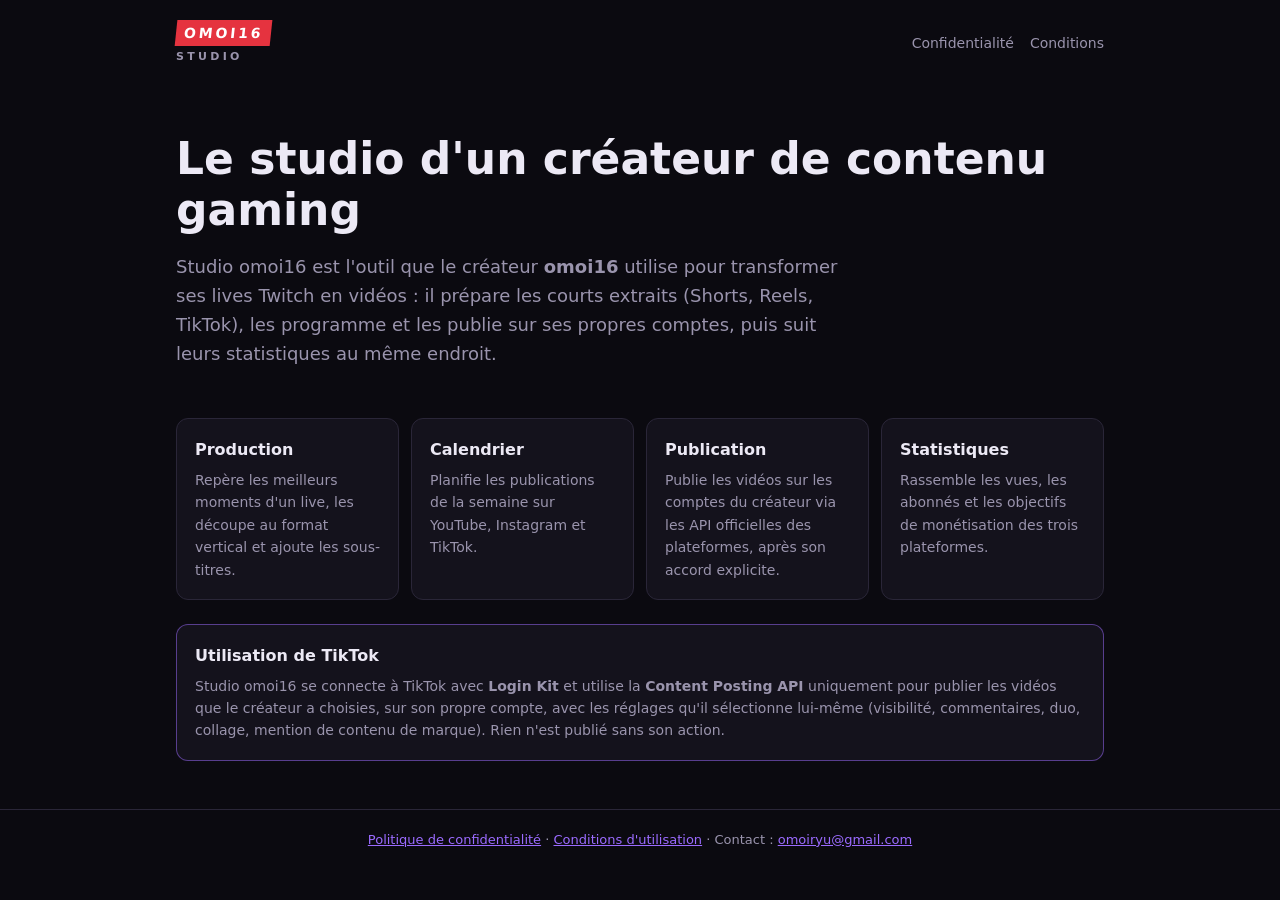
<file: index.html>
<!doctype html>
<html lang="fr">
<head>
<meta charset="utf-8">
<meta name="viewport" content="width=device-width, initial-scale=1">
<title>Studio omoi16</title>
<meta name="description" content="Studio omoi16 : l'outil de production et de publication des vidéos du créateur omoi16.">
<link rel="stylesheet" href="style.css">
</head>
<body>
<header class="haut">
  <div class="logo"><span>OMOI16</span><small>STUDIO</small></div>
  <nav><a href="confidentialite.html">Confidentialité</a><a href="conditions.html">Conditions</a></nav>
</header>
<main>
  <section class="hero">
    <h1>Le studio d'un créateur de contenu gaming</h1>
    <p>Studio omoi16 est l'outil que le créateur <b>omoi16</b> utilise pour transformer ses lives Twitch en vidéos : il prépare les
      courts extraits (Shorts, Reels, TikTok), les programme et les publie sur ses propres comptes, puis suit leurs statistiques au même endroit.</p>
  </section>
  <section class="grille">
    <article><h2>Production</h2><p>Repère les meilleurs moments d'un live, les découpe au format vertical et ajoute les sous-titres.</p></article>
    <article><h2>Calendrier</h2><p>Planifie les publications de la semaine sur YouTube, Instagram et TikTok.</p></article>
    <article><h2>Publication</h2><p>Publie les vidéos sur les comptes du créateur via les API officielles des plateformes, après son accord explicite.</p></article>
    <article><h2>Statistiques</h2><p>Rassemble les vues, les abonnés et les objectifs de monétisation des trois plateformes.</p></article>
  </section>
  <section class="encadre">
    <h2>Utilisation de TikTok</h2>
    <p>Studio omoi16 se connecte à TikTok avec <b>Login Kit</b> et utilise la <b>Content Posting API</b> uniquement pour publier les vidéos que le
      créateur a choisies, sur son propre compte, avec les réglages qu'il sélectionne lui-même (visibilité, commentaires, duo, collage,
      mention de contenu de marque). Rien n'est publié sans son action.</p>
  </section>
</main>
<footer><a href="confidentialite.html">Politique de confidentialité</a> · <a href="conditions.html">Conditions d'utilisation</a> · Contact : <a href="mailto:omoiryu@gmail.com">omoiryu@gmail.com</a></footer>
</body>
</html>
</file>
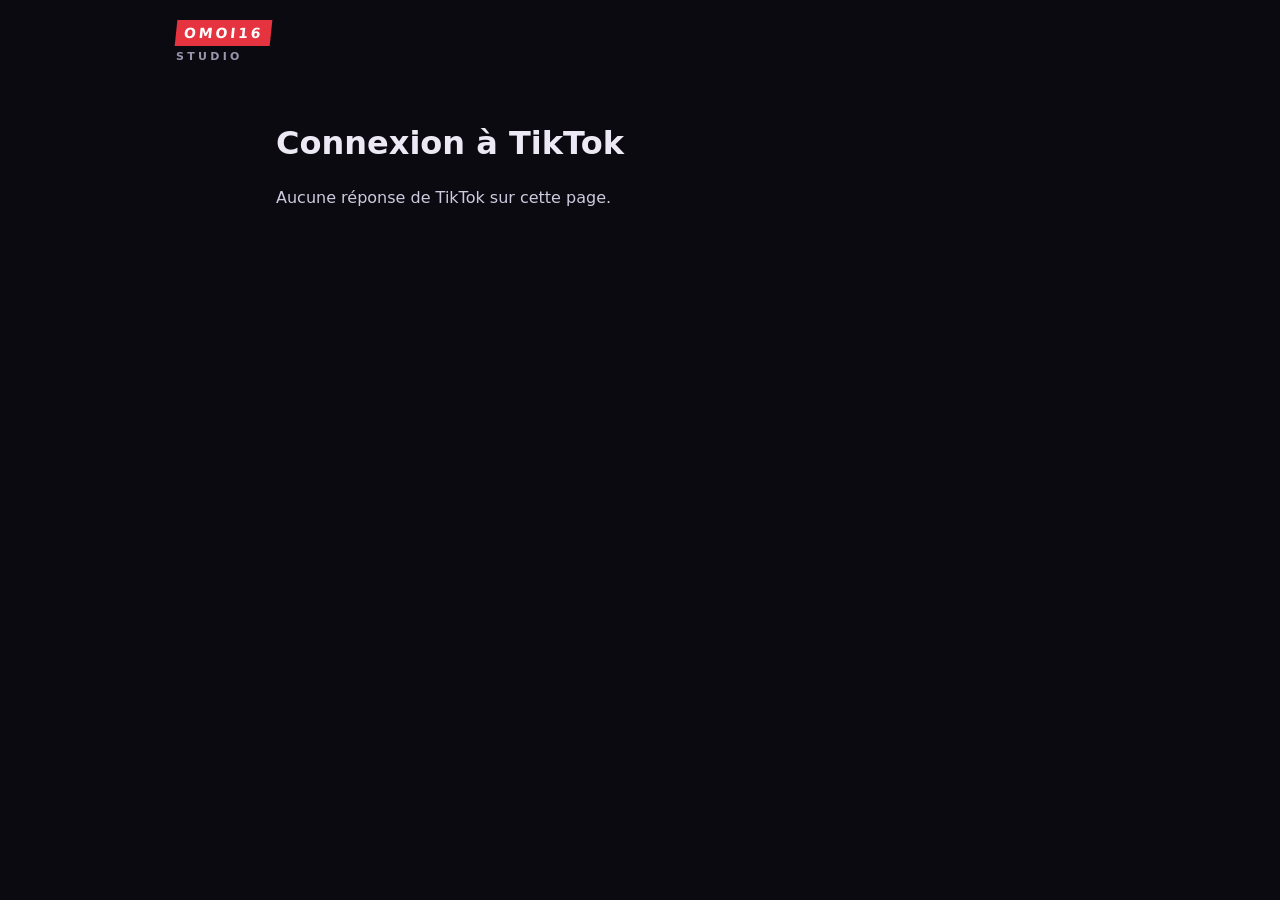
<file: callback.html>
<!doctype html>
<html lang="fr">
<head>
<meta charset="utf-8">
<meta name="viewport" content="width=device-width, initial-scale=1">
<meta name="robots" content="noindex">
<title>Connexion TikTok · Studio omoi16</title>
<link rel="stylesheet" href="style.css">
</head>
<body>
<header class="haut">
  <a class="logo" href="index.html"><span>OMOI16</span><small>STUDIO</small></a>
</header>
<main class="texte">
  <h1>Connexion à TikTok</h1>
  <p id="msg">Retour vers Studio omoi16…</p>
</main>
<script>
  // Page de retour de Login Kit : renvoie le code d'autorisation au Studio, qui tourne sur l'ordinateur du créateur.
  // Le code ne sert qu'une fois, pendant quelques minutes, et ne peut être échangé qu'avec la clé secrète de l'appli.
  (function () {
    var q = new URLSearchParams(location.search);
    var ok = q.has("code") || q.has("error");
    if (!ok) { document.getElementById("msg").textContent = "Aucune réponse de TikTok sur cette page."; return; }
    location.replace("http://localhost:3000/api/tiktok/callback?" + q.toString());
    setTimeout(function () {
      document.getElementById("msg").textContent =
        "Si rien ne se passe, vérifie que Studio omoi16 est bien lancé sur cet ordinateur.";
    }, 4000);
  })();
</script>
</body>
</html>
</file>
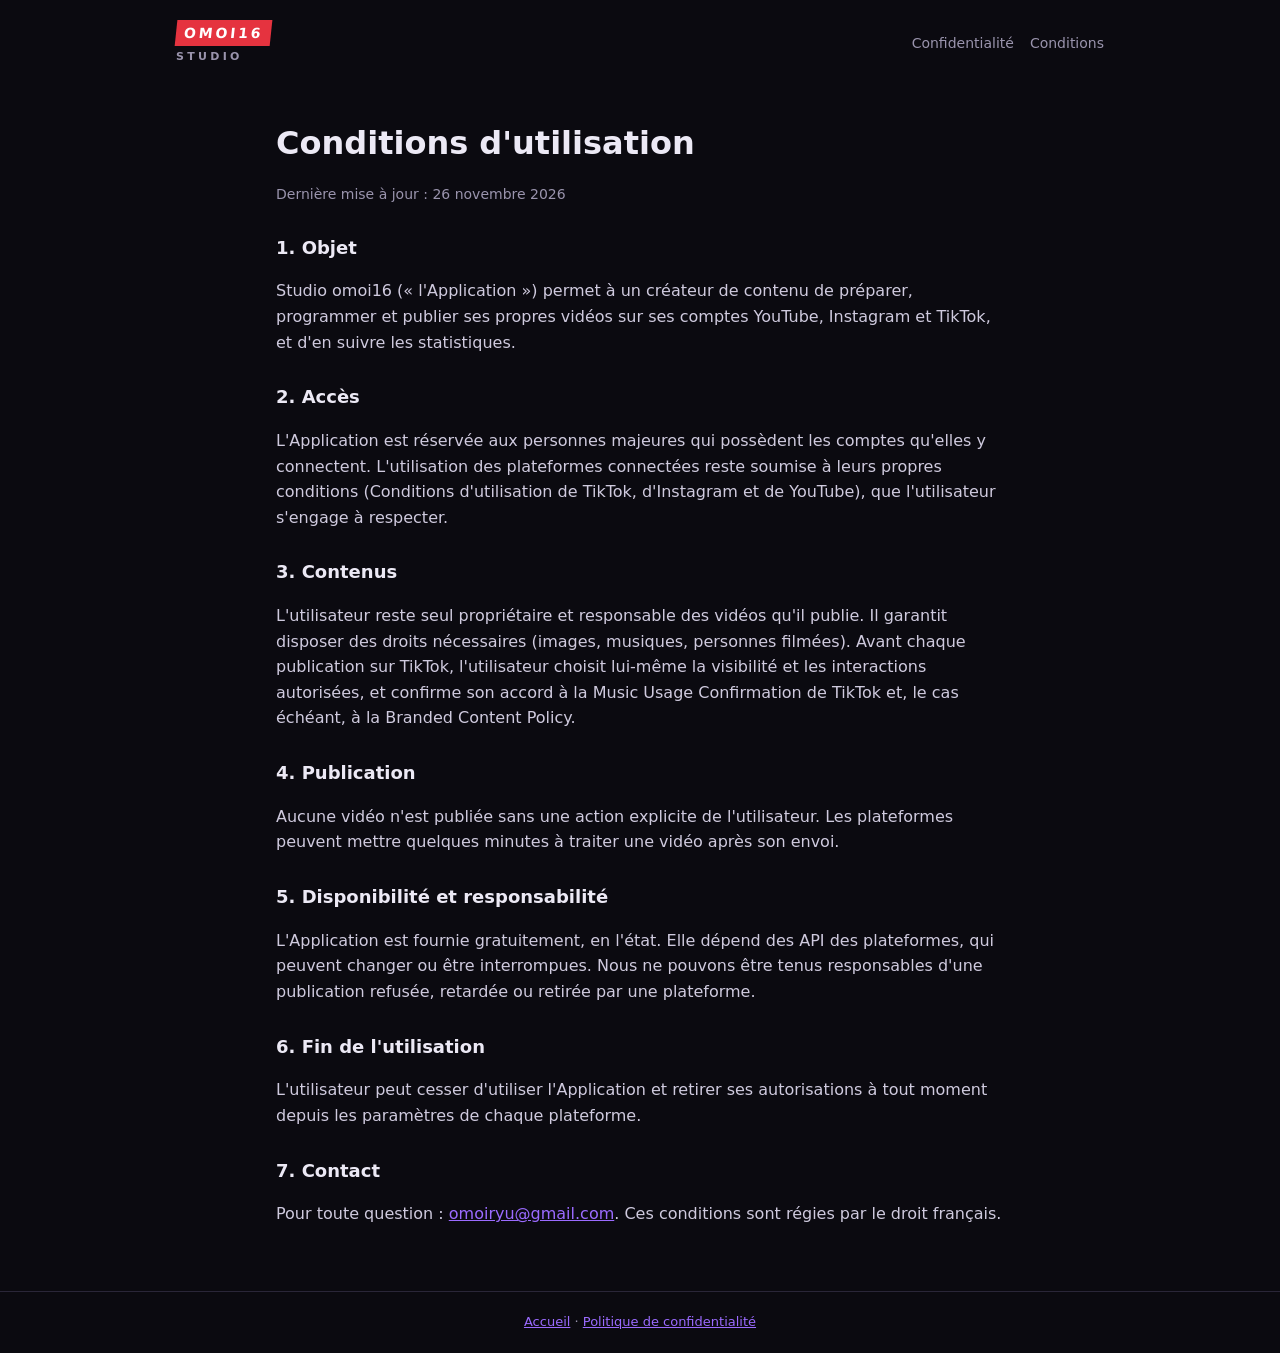
<file: conditions.html>
<!doctype html>
<html lang="fr">
<head>
<meta charset="utf-8">
<meta name="viewport" content="width=device-width, initial-scale=1">
<title>Conditions · Studio omoi16</title>
<link rel="stylesheet" href="style.css">
</head>
<body>
<header class="haut">
  <a class="logo" href="index.html"><span>OMOI16</span><small>STUDIO</small></a>
  <nav><a href="confidentialite.html">Confidentialité</a><a href="conditions.html">Conditions</a></nav>
</header>
<main class="texte">
  <h1>Conditions d'utilisation</h1>
  <p class="maj">Dernière mise à jour : 26 novembre 2026</p>

  <h2>1. Objet</h2>
  <p>Studio omoi16 (« l'Application ») permet à un créateur de contenu de préparer, programmer et publier ses propres vidéos sur ses
    comptes YouTube, Instagram et TikTok, et d'en suivre les statistiques.</p>

  <h2>2. Accès</h2>
  <p>L'Application est réservée aux personnes majeures qui possèdent les comptes qu'elles y connectent. L'utilisation des plateformes
    connectées reste soumise à leurs propres conditions (Conditions d'utilisation de TikTok, d'Instagram et de YouTube), que l'utilisateur
    s'engage à respecter.</p>

  <h2>3. Contenus</h2>
  <p>L'utilisateur reste seul propriétaire et responsable des vidéos qu'il publie. Il garantit disposer des droits nécessaires (images,
    musiques, personnes filmées). Avant chaque publication sur TikTok, l'utilisateur choisit lui-même la visibilité et les interactions
    autorisées, et confirme son accord à la Music Usage Confirmation de TikTok et, le cas échéant, à la Branded Content Policy.</p>

  <h2>4. Publication</h2>
  <p>Aucune vidéo n'est publiée sans une action explicite de l'utilisateur. Les plateformes peuvent mettre quelques minutes à traiter une
    vidéo après son envoi.</p>

  <h2>5. Disponibilité et responsabilité</h2>
  <p>L'Application est fournie gratuitement, en l'état. Elle dépend des API des plateformes, qui peuvent changer ou être interrompues.
    Nous ne pouvons être tenus responsables d'une publication refusée, retardée ou retirée par une plateforme.</p>

  <h2>6. Fin de l'utilisation</h2>
  <p>L'utilisateur peut cesser d'utiliser l'Application et retirer ses autorisations à tout moment depuis les paramètres de chaque
    plateforme.</p>

  <h2>7. Contact</h2>
  <p>Pour toute question : <a href="mailto:omoiryu@gmail.com">omoiryu@gmail.com</a>. Ces conditions sont régies par le droit français.</p>
</main>
<footer><a href="index.html">Accueil</a> · <a href="confidentialite.html">Politique de confidentialité</a></footer>
</body>
</html>
</file>
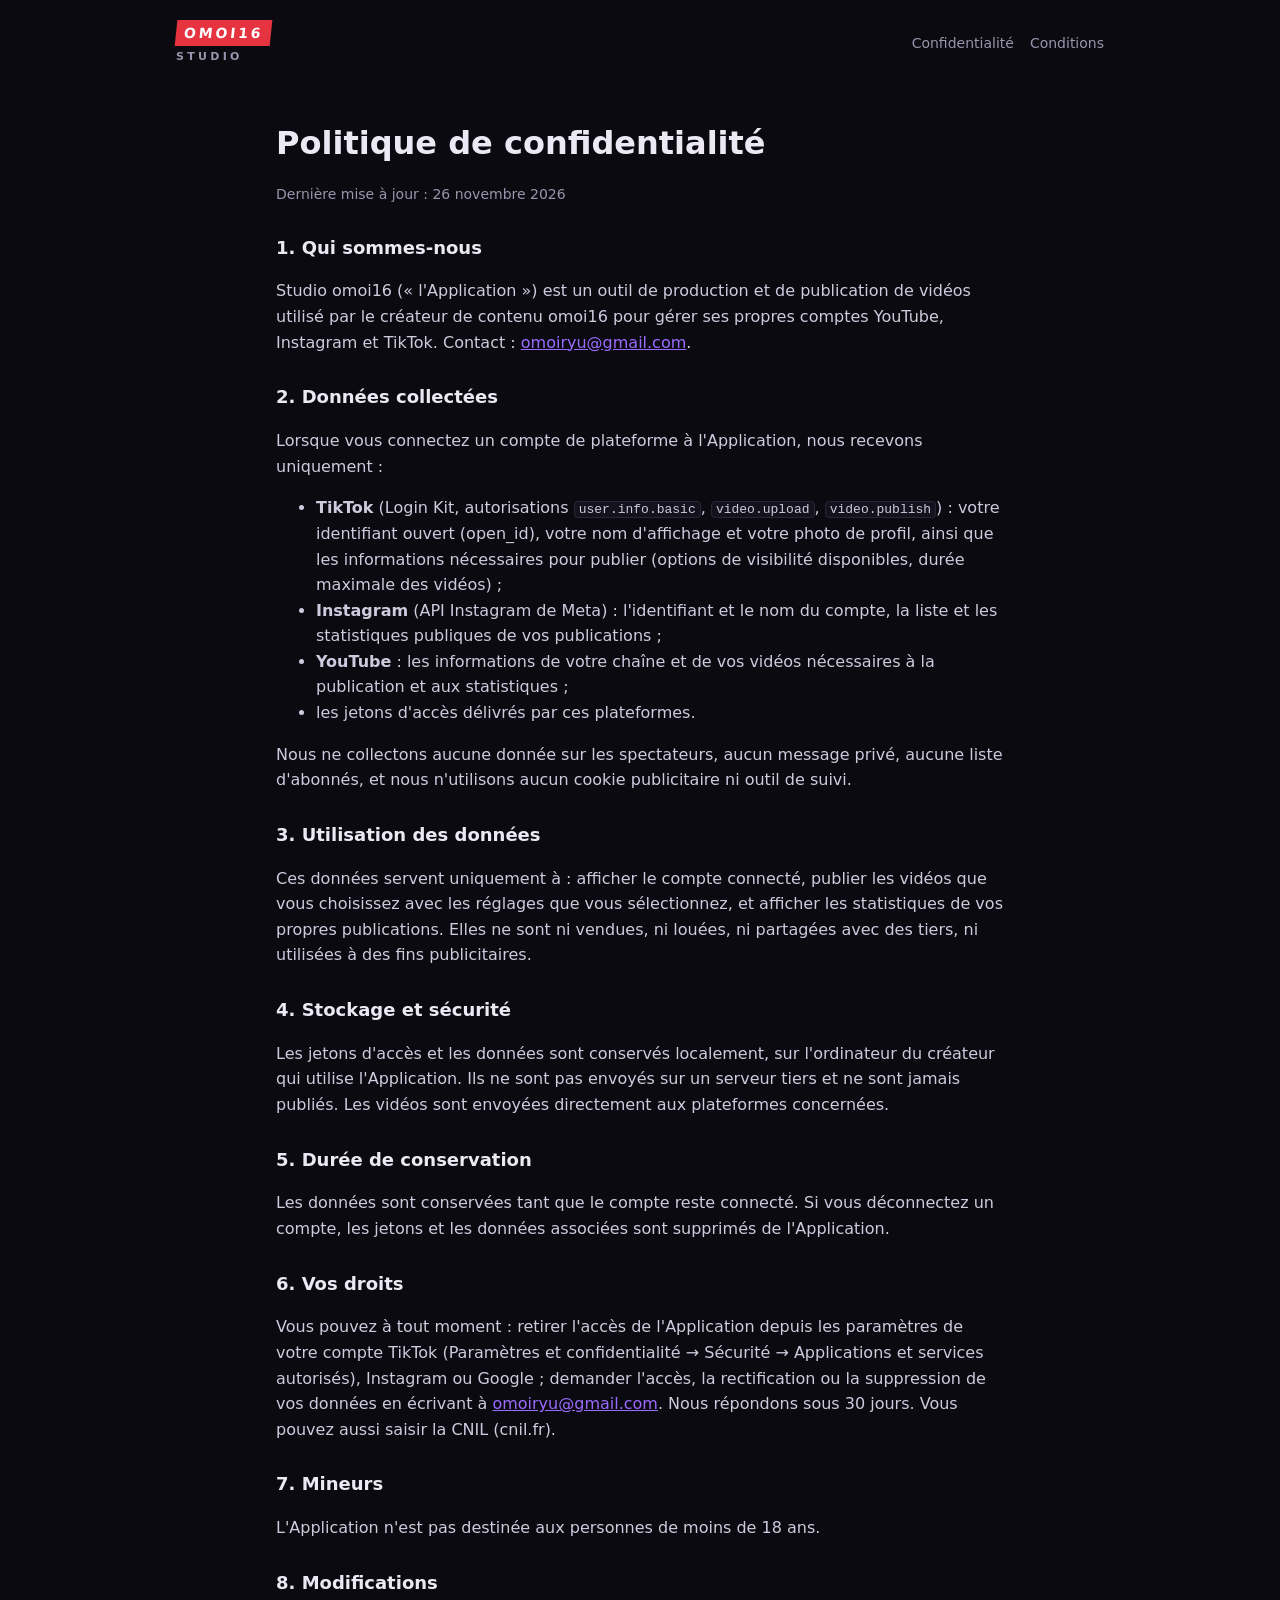
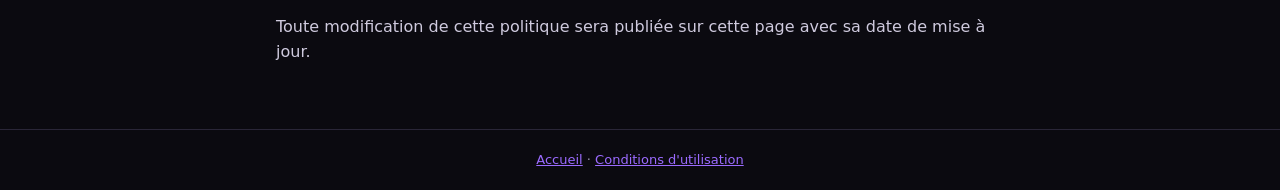
<file: confidentialite.html>
<!doctype html>
<html lang="fr">
<head>
<meta charset="utf-8">
<meta name="viewport" content="width=device-width, initial-scale=1">
<title>Confidentialité · Studio omoi16</title>
<link rel="stylesheet" href="style.css">
</head>
<body>
<header class="haut">
  <a class="logo" href="index.html"><span>OMOI16</span><small>STUDIO</small></a>
  <nav><a href="confidentialite.html">Confidentialité</a><a href="conditions.html">Conditions</a></nav>
</header>
<main class="texte">
  <h1>Politique de confidentialité</h1>
  <p class="maj">Dernière mise à jour : 26 novembre 2026</p>

  <h2>1. Qui sommes-nous</h2>
  <p>Studio omoi16 (« l'Application ») est un outil de production et de publication de vidéos utilisé par le créateur de contenu omoi16
    pour gérer ses propres comptes YouTube, Instagram et TikTok. Contact : <a href="mailto:omoiryu@gmail.com">omoiryu@gmail.com</a>.</p>

  <h2>2. Données collectées</h2>
  <p>Lorsque vous connectez un compte de plateforme à l'Application, nous recevons uniquement :</p>
  <ul>
    <li><b>TikTok</b> (Login Kit, autorisations <code>user.info.basic</code>, <code>video.upload</code>, <code>video.publish</code>) : votre
      identifiant ouvert (open_id), votre nom d'affichage et votre photo de profil, ainsi que les informations nécessaires pour publier
      (options de visibilité disponibles, durée maximale des vidéos) ;</li>
    <li><b>Instagram</b> (API Instagram de Meta) : l'identifiant et le nom du compte, la liste et les statistiques publiques de vos publications ;</li>
    <li><b>YouTube</b> : les informations de votre chaîne et de vos vidéos nécessaires à la publication et aux statistiques ;</li>
    <li>les jetons d'accès délivrés par ces plateformes.</li>
  </ul>
  <p>Nous ne collectons aucune donnée sur les spectateurs, aucun message privé, aucune liste d'abonnés, et nous n'utilisons aucun cookie
    publicitaire ni outil de suivi.</p>

  <h2>3. Utilisation des données</h2>
  <p>Ces données servent uniquement à : afficher le compte connecté, publier les vidéos que vous choisissez avec les réglages que vous
    sélectionnez, et afficher les statistiques de vos propres publications. Elles ne sont ni vendues, ni louées, ni partagées avec des tiers,
    ni utilisées à des fins publicitaires.</p>

  <h2>4. Stockage et sécurité</h2>
  <p>Les jetons d'accès et les données sont conservés localement, sur l'ordinateur du créateur qui utilise l'Application. Ils ne sont pas
    envoyés sur un serveur tiers et ne sont jamais publiés. Les vidéos sont envoyées directement aux plateformes concernées.</p>

  <h2>5. Durée de conservation</h2>
  <p>Les données sont conservées tant que le compte reste connecté. Si vous déconnectez un compte, les jetons et les données associées sont
    supprimés de l'Application.</p>

  <h2>6. Vos droits</h2>
  <p>Vous pouvez à tout moment : retirer l'accès de l'Application depuis les paramètres de votre compte TikTok (Paramètres et
    confidentialité → Sécurité → Applications et services autorisés), Instagram ou Google ; demander l'accès, la rectification ou la
    suppression de vos données en écrivant à <a href="mailto:omoiryu@gmail.com">omoiryu@gmail.com</a>. Nous répondons sous 30 jours. Vous pouvez aussi
    saisir la CNIL (cnil.fr).</p>

  <h2>7. Mineurs</h2>
  <p>L'Application n'est pas destinée aux personnes de moins de 18 ans.</p>

  <h2>8. Modifications</h2>
  <p>Toute modification de cette politique sera publiée sur cette page avec sa date de mise à jour.</p>
</main>
<footer><a href="index.html">Accueil</a> · <a href="conditions.html">Conditions d'utilisation</a></footer>
</body>
</html>
</file>
<file: style.css>
:root { --fond: #0b0a10; --panneau: #14121c; --bord: #2a2638; --texte: #ece9f5; --doux: #9a94ad; --rouge: #e5333f; --violet: #9b6bff; }
* { box-sizing: border-box; }
body { margin: 0; background: var(--fond); color: var(--texte); font: 16px/1.6 system-ui, -apple-system, "Segoe UI", sans-serif; }
a { color: var(--violet); }
.haut { display: flex; justify-content: space-between; align-items: center; gap: 16px; padding: 20px 16px; max-width: 960px; margin: 0 auto; }
.haut nav { display: flex; gap: 16px; font-size: 14px; }
.haut nav a { color: var(--doux); text-decoration: none; }
.logo { text-decoration: none; color: var(--texte); }
.logo span { display: inline-block; transform: skewX(-6deg); background: var(--rouge); color: #fff; font-weight: 900; letter-spacing: .2em; padding: 2px 8px; font-size: 14px; }
.logo small { display: block; margin-top: 2px; font-size: 11px; letter-spacing: .3em; color: var(--doux); font-weight: 600; }
main { max-width: 960px; margin: 0 auto; padding: 0 16px 48px; }
.hero { padding: 48px 0 32px; }
.hero h1 { font-size: clamp(28px, 6vw, 44px); line-height: 1.15; margin: 0 0 16px; }
.hero p { color: var(--doux); max-width: 680px; font-size: 18px; }
.grille { display: grid; grid-template-columns: repeat(auto-fit, minmax(200px, 1fr)); gap: 12px; }
.grille article, .encadre { background: var(--panneau); border: 1px solid var(--bord); border-radius: 12px; padding: 18px; }
.grille h2, .encadre h2 { font-size: 16px; margin: 0 0 6px; }
.grille p, .encadre p { margin: 0; color: var(--doux); font-size: 14px; }
.encadre { margin-top: 24px; border-color: rgba(155, 107, 255, .5); }
.texte { max-width: 760px; }
.texte h1 { font-size: 32px; margin: 32px 0 4px; }
.texte h2 { font-size: 18px; margin: 28px 0 6px; }
.texte p, .texte li { color: #cfcade; }
.maj { color: var(--doux) !important; font-size: 14px; }
code { background: var(--panneau); border: 1px solid var(--bord); border-radius: 4px; padding: 0 4px; font-size: 13px; }
footer { border-top: 1px solid var(--bord); color: var(--doux); font-size: 13px; text-align: center; padding: 20px 16px; }
</file>
